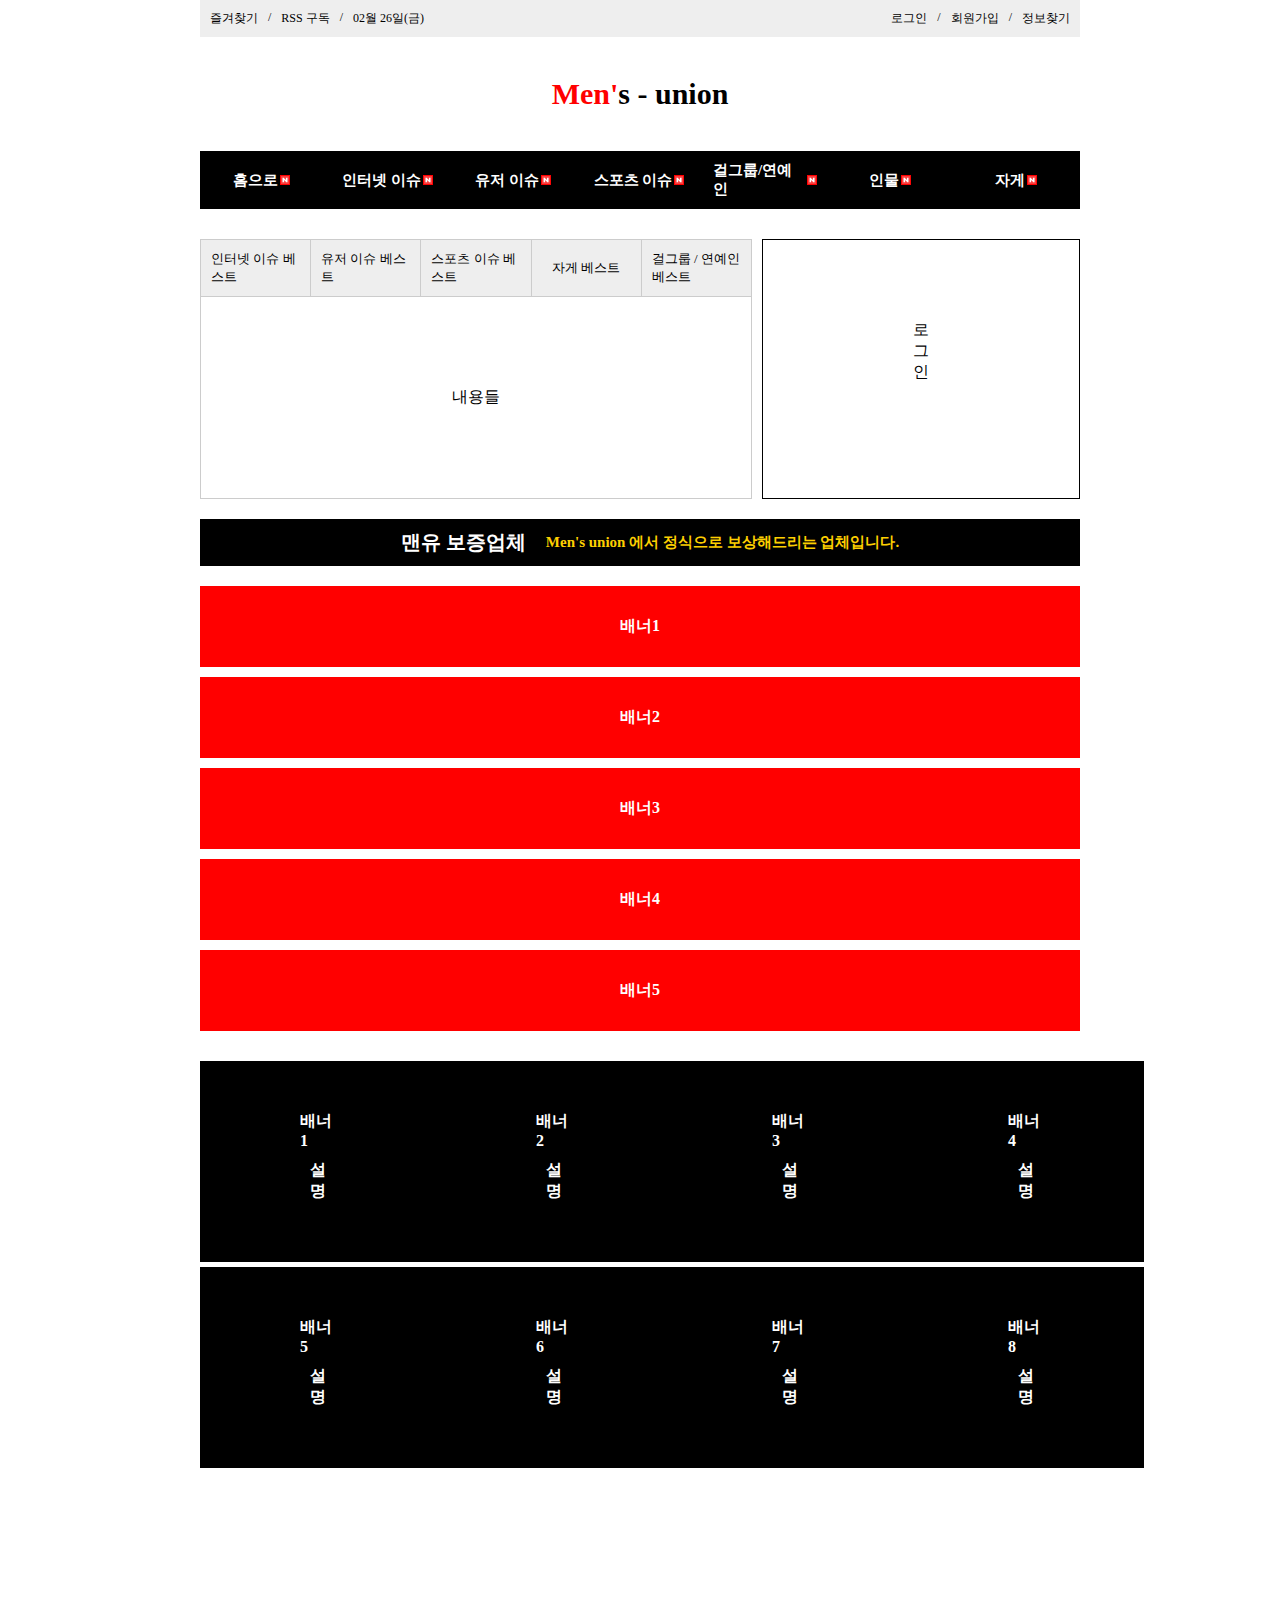
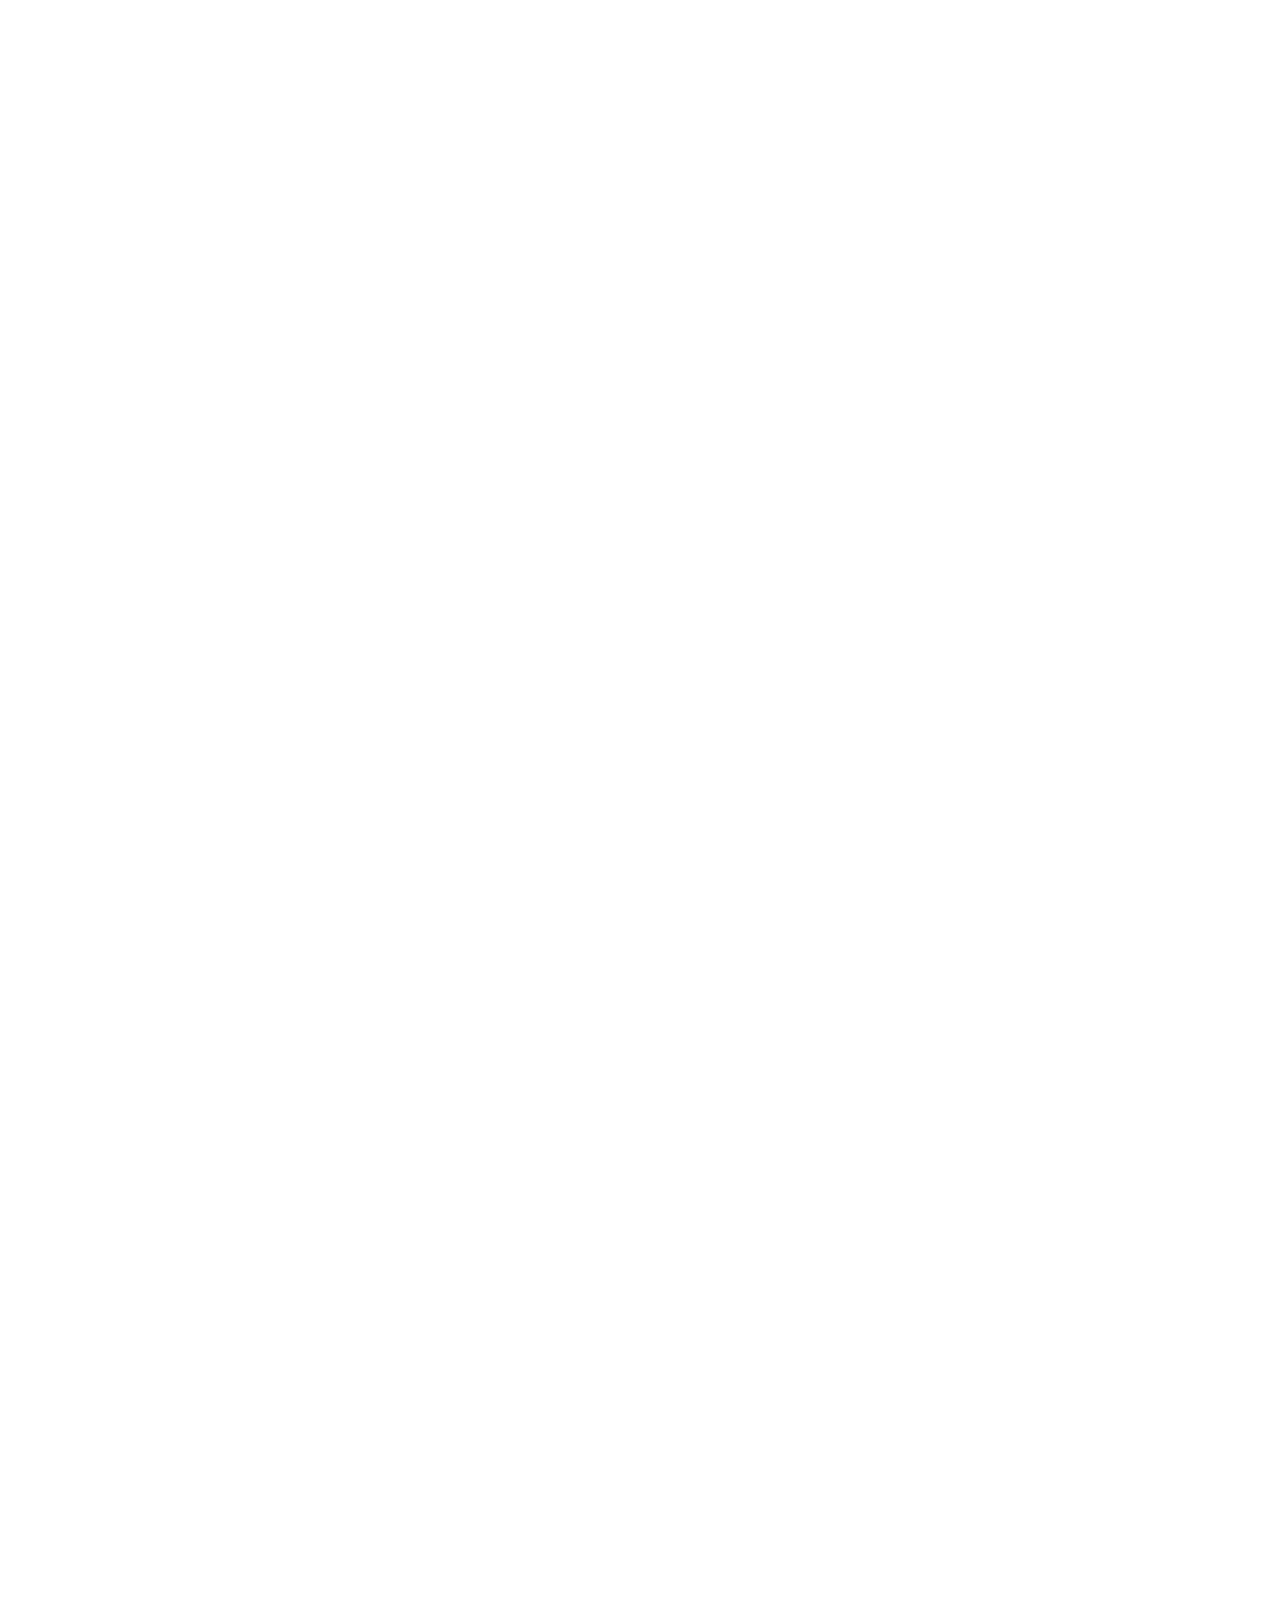
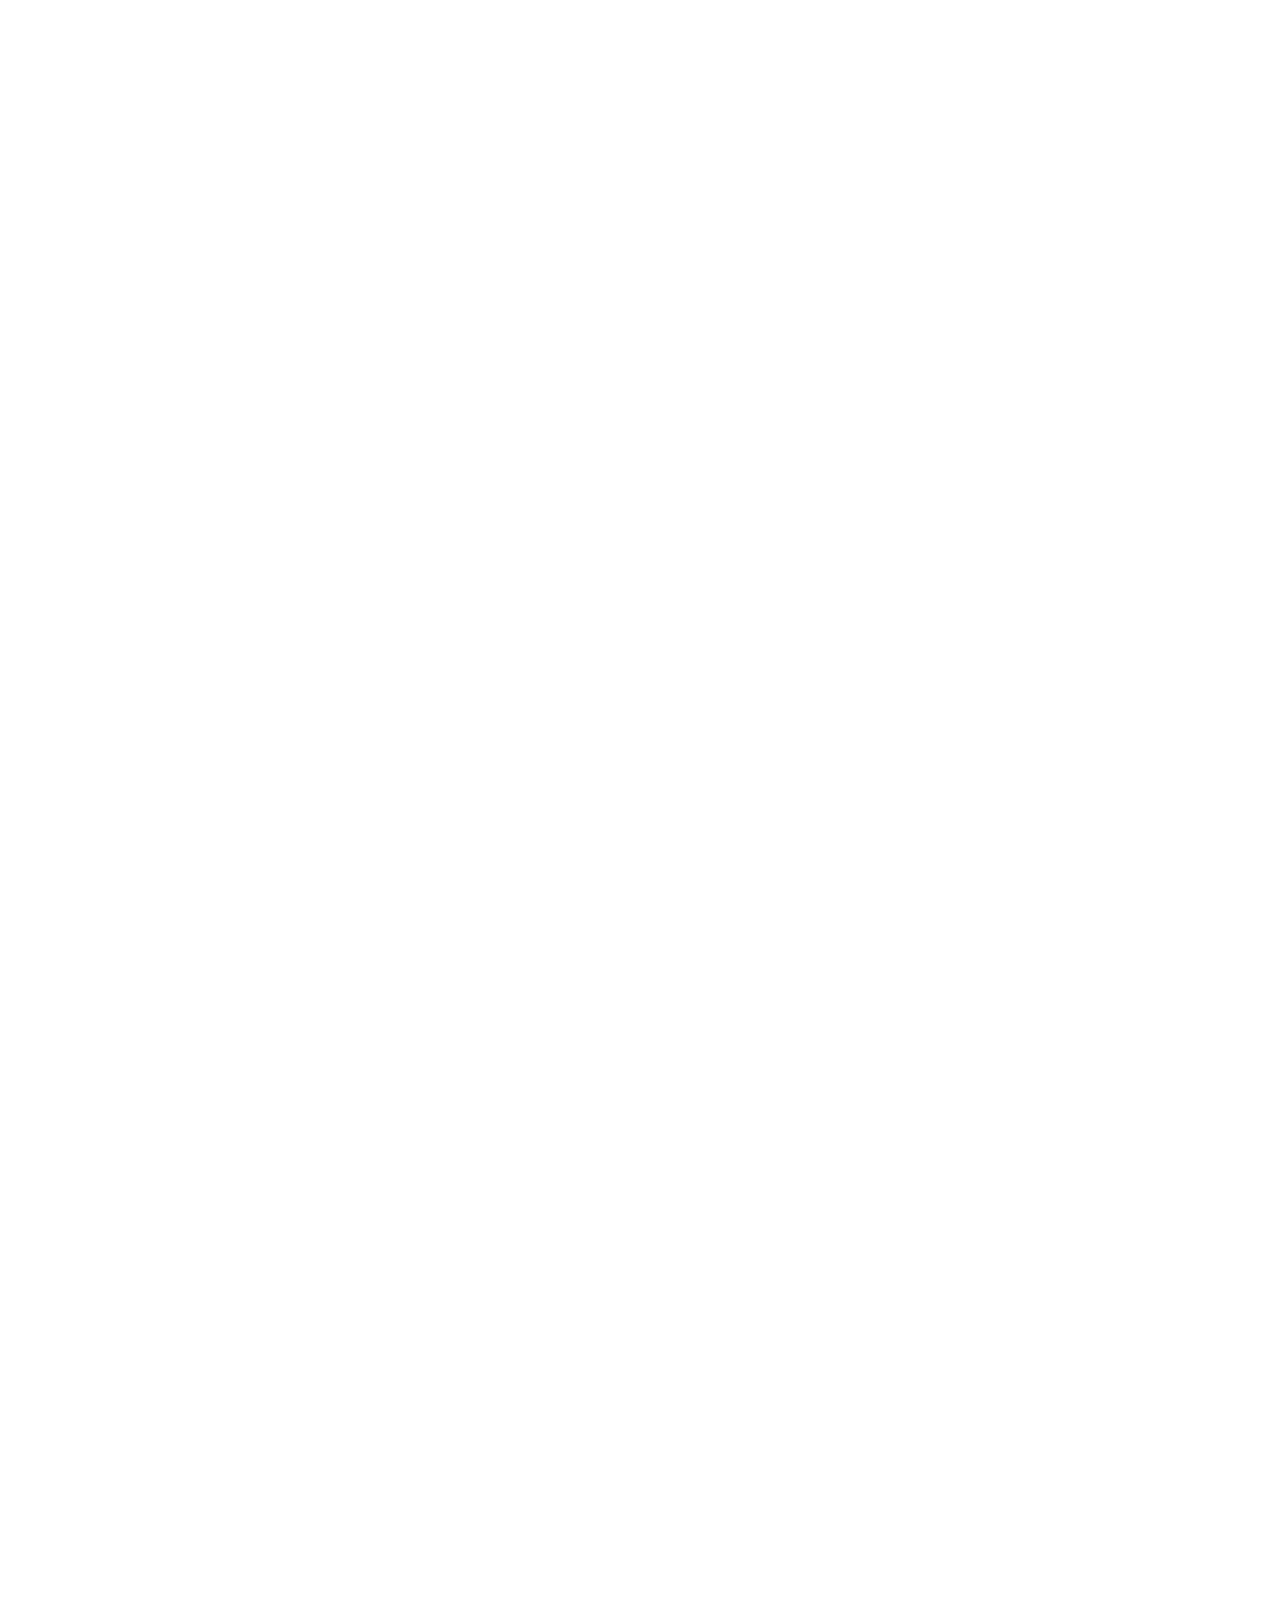
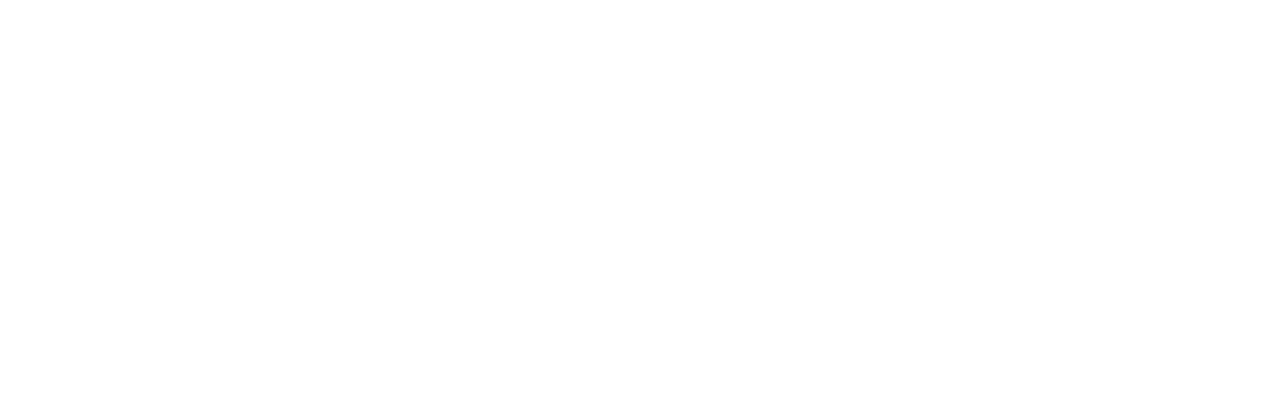
<file: mu/index.html>
<!DOCTYPE html>
<html lang="ko">
<head>
    <meta charset="UTF-8">
    <meta http-equiv="X-UA-Compatible" content="IE=edge">
    <meta name="viewport" content="width=device-width, initial-scale=1.0">
    <link rel="stylesheet" href="./css/style.css">
    <link rel="shortcut icon" href="./img/Mens.ico">
    <title>Mens-Uni</title>
</head>
<body>
    <header>
        <div class="menu1">
            <div class="fav menus">
                즐겨찾기<div class="span">/</div>
            </div>
            <div class="dok menus">
                RSS 구독<div class="span">/</div>
            </div>
            <div class="date menus">
                02월 26일(금)
            </div>
        </div>
        <div class="menu2">
                <div class="login-tab menus">
                    로그인<div class="span">/</div>
                </div>
                <div class="join-tab menus">
                    회원가입<div class="span">/</div>
                </div>
                <div class="find-tab menus">
                    정보찾기
                </div>
        </div>
    </header>
    <div class="main-title">        
        <div class="title">
            <span class="M">Men'</span>s - union
        </div>        
    </div>
    <div class="navi-wrap">
        <div class="navigation">
            <div class="navi">홈으로<img src="./img/icon_new.gif" alt=""></div>
            <div class="navi">인터넷 이슈<img src="./img/icon_new.gif" alt=""></div>
            <div class="navi">유저 이슈<img src="./img/icon_new.gif" alt=""></div>
            <div class="navi">스포츠 이슈<img src="./img/icon_new.gif" alt=""></div>
            <div class="navi">걸그룹/연예인<img src="./img/icon_new.gif" alt=""></div>
            <div class="navi">인물<img src="./img/icon_new.gif" alt=""></div>
            <div class="navi">자게<img src="./img/icon_new.gif" alt=""></div>
        </div>        
    </div>
    <div class="main-wrap">
        <div class="top-menu">
            <div class="mainmenu">
                <div class="menunavi">
                    <div class="navis">인터넷 이슈 베스트</div>
                    <div class="navis">유저 이슈 베스트</div>
                    <div class="navis">스포츠 이슈 베스트</div>
                    <div class="navis">자게 베스트</div>
                    <div class="navis">걸그룹 / 연예인 베스트</div>
                </div>
                <div class="contents">
                내용들
                </div>
            </div>
            <div class="loginmenu">
                <div class="box">로그인</div>
            </div>
        </div> 
        <div class="banner-start">
            <div class="ments">
                <div class="ment1">맨유 보증업체</div>
                <div class="ment2">Men's union 에서 정식으로 보상해드리는 업체입니다.</div>
            </div>
            <div class="banners">
                <div class="banner1 banner">배너1</div>
                <div class="banner2 banner">배너2</div>
                <div class="banner3 banner">배너3</div>
                <div class="banner4 banner">배너4</div>
                <div class="banner5 banner">배너5</div>
            </div>
            <div class="littlebanners">
                <div class="littles">
                    <div class="little">배너1<span>설명</span></div>
                    <div class="little">배너2<span>설명</span></div>
                    <div class="little">배너3<span>설명</span></div>
                    <div class="little">배너4<span>설명</span></div>                    
                </div>
                <div class="littles">
                    <div class="little">배너5<span>설명</span></div>
                    <div class="little">배너6<span>설명</span></div>
                    <div class="little">배너7<span>설명</span></div>
                    <div class="little">배너8<span>설명</span></div>                    
                </div>
            </div>
        </div> 
    </div>
    
</body>
</html>
</file>
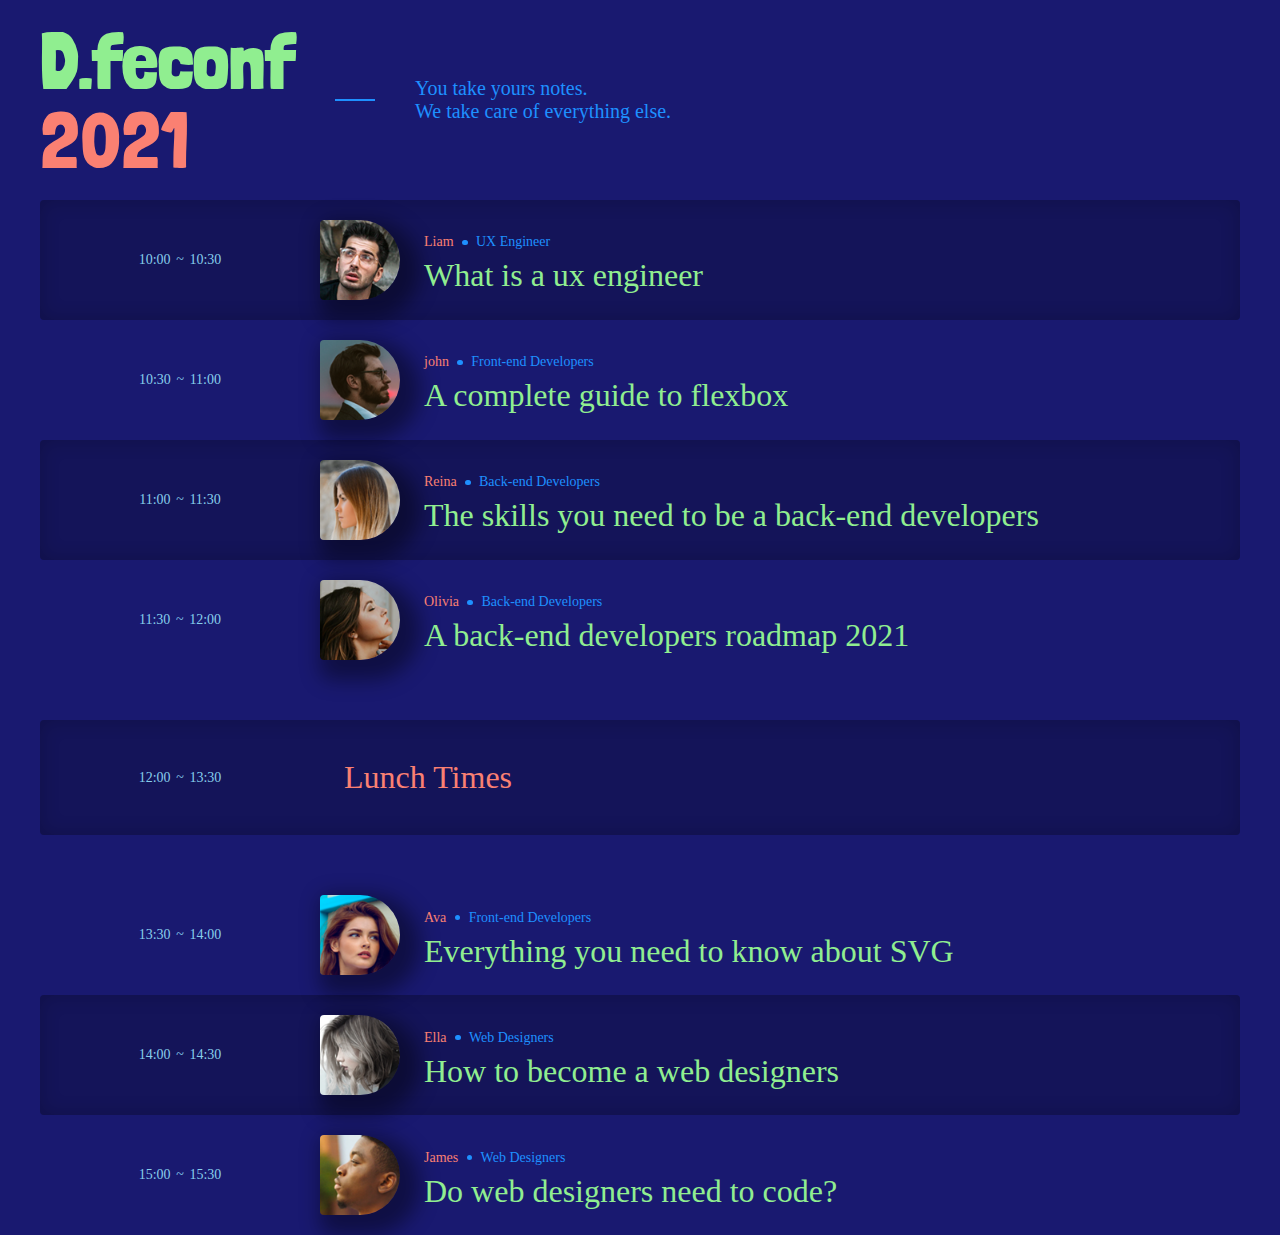
<file: veamcamp1/index.html>
<!DOCTYPE html>
<html lang="en">
<head>
    <meta charset="UTF-8">
    <meta http-equiv="X-UA-Compatible" content="IE=edge">
    <meta name="viewport" content="width=device-width, initial-scale=1.0">
    <link rel="stylesheet" href="style.css">
    <link rel="preconnect" href="https://fonts.gstatic.com">
    <link href="https://fonts.googleapis.com/css2?family=Londrina+Solid&display=swap" rel="stylesheet">
    <title>D.feconf 2021</title>
</head>
<body>
    <div class="d-wrapper">
        <header class="header">
            <h1 class="header-title">
                <strong>D.feconf</strong>
                2021
            </h1>
            <p class="header-meta">

                You take yours notes.<br>
                We take care of everything else.
            </p>
        </header>
        <section class="contents">
            <ol class="timeline">
                <li>
                    <section class="parts">
                        <p class="parts-times">
                            <span>10:00</span>
                            ~
                            <span>10:30</span>
                        </p>
                        <div class="parts-contents">
                            <img class="parts-profile" src="images/profile01.png">
                            <div class="parts-agenda">
                                <p>Liam 
                                    <span class="parts-role">UX Engineer</span>
                                </p>
                                <h2>What is a ux engineer</h2>
                            </div>
                        </div>
                    </section>
                </li>
                <li>
                    <section class="parts">
                        <p class="parts-times">
                            <span>10:30</span>
                            ~
                            <span>11:00</span>
                        </p>
                        <div class="parts-contents">
                            <img class="parts-profile" src="images/profile02.png">
                            <div class="parts-agenda">
                                <p>john 
                                    <span class="parts-role">Front-end Developers</span>
                                </p>
                                <h2>A complete guide to flexbox</h2>
                            </div>
                        </div>
                    </section>
                </li>
                <li>
                    <section class="parts">
                        <p class="parts-times">
                            <span>11:00</span>
                            ~
                            <span>11:30</span>
                        </p>
                        <div class="parts-contents">
                            <img class="parts-profile" src="images/profile03.png">
                            <div class="parts-agenda">
                                <p>Reina 
                                    <span class="parts-role">Back-end Developers</span>
                                </p>
                                <h2>The skills you need to be a back-end developers</h2>
                            </div>
                        </div>
                    </section>
                </li>
                <li>
                    <section class="parts">
                        <p class="parts-times">
                            <span>11:30</span>
                            ~
                            <span>12:00</span>
                        </p>
                        <div class="parts-contents">
                            <img class="parts-profile" src="images/profile04.png">
                            <div class="parts-agenda">
                                <p>Olivia 
                                    <span class="parts-role">Back-end Developers</span>
                                </p>
                                <h2>A back-end developers roadmap 2021</h2>
                            </div>
                        </div>
                    </section>
                </li>
                <li>
                    <section class="parts parts_lunch">
                        <p class="parts-times">
                            <span>12:00</span>
                            ~
                            <span>13:30</span>
                        </p>
                        <div class="parts-contents">
                            <div class="parts-agenda">
                                <h2>Lunch Times</h2>
                            </div>
                        </div>
                    </section>
                </li>
                <li>
                    <section class="parts">
                        <p class="parts-times">
                            <span>13:30</span>
                            ~
                            <span>14:00</span>
                        </p>
                        <div class="parts-contents">
                            <img class="parts-profile" src="images/profile05.png">
                            <div class="parts-agenda">
                                <p>Ava 
                                    <span class="parts-role">Front-end Developers</span>
                                </p>
                                <h2>Everything you need to know about SVG</h2>
                            </div>
                        </div>
                    </section>
                </li>
                <li>
                    <section class="parts">
                        <p class="parts-times">
                            <span>14:00</span>
                            ~
                            <span>14:30</span>
                        </p>
                        <div class="parts-contents">
                            <img class="parts-profile" src="images/profile06.png">
                            <div class="parts-agenda">
                                <p>Ella
                                    <span class="parts-role">Web Designers</span>
                                </p>
                                <h2>How to become a web designers</h2>
                            </div>
                        </div>
                    </section>
                </li>
                <li>
                    <section class="parts">
                        <p class="parts-times">
                            <span>15:00</span>
                            ~
                            <span>15:30</span>
                        </p>
                        <div class="parts-contents">
                            <img class="parts-profile" src="images/profile07.png">
                            <div class="parts-agenda">
                                <p>James 
                                    <span class="parts-role">Web Designers</span>
                                </p>
                                <h2>Do web designers need to code?</h2>
                            </div>
                        </div>
                    </section>
                </li>
            </ol>
        </section>
    </div>
</body>
</html>
</file>
<file: mu/css/style.css>
@import "./base.css";

body {
  max-width: 100%;
  height: 5000px;
  padding: 0 200px;
}

/* ### header ### */

header {
  display: flex;
  justify-content: space-between;
  background-color: #eee;
  font-size: 12px;
  padding: 0 10px;
}
.menus {
  padding: 10px 0px;
  display: flex;
}
.menu1 {
  display: flex;
}

.menu2 {
  display: flex;
}

.login-tab {
  color: black;
}
.menus > .span {
  padding: 0px 10px;
}

/* ### main-title ### */

.main-title {
  padding: 30px 0px;
  display: flex;
  justify-content: center;
  align-items: center;
}
.title {
  padding: 10px 30px;
  font-size: 30px;
  font-weight: bold;
}
.title > .M {
  font-size: 30px;
  font-weight: bold;
  color: red;
}

/* ### main-title ### */

.navi-wrap {
}
.navigation {
  background-color: black;
  display: flex;
  color: white;
}
.navi {
  font-size: 15px;
  font-weight: bold;
  padding: 10px 10px;
  display: flex;
  justify-content: center;
  align-items: center;
  flex: 1;
  position: relative;

  cursor: pointer;
}
.navi > img {
  padding: 2px 2px;
  width: 10px;
  height: 10px;
}

/* ### main-wrap ### */

.main-wrap {
  padding: 10px 0px;
  display: flex;
  flex-direction: column;
  height: 100%;
}

/* main menu */
.top-menu {
  display: flex;
  justify-content: space-between;
  padding: 20px 0;
}
.mainmenu {
  display: flex;
  flex-direction: column;
  width: 80%;
  margin-right: 10px;
}
.menunavi {
  display: flex;
  justify-content: space-between;
  background-color: #eee;
  border: 1px solid #ccc;
}
.contents {
  display: flex;
  justify-content: center;
  border: 1px solid #ccc;
  border-top: 0;
  height: 100%;
  padding: 90px 0;
}
.navis {
  display: flex;
  justify-content: center;
  align-items: center;
  width: 100%;
  padding: 10px;
  font-size: 13px;
  border-right: 1px solid #ccc;
  cursor: pointer;
}
.navis:nth-child(5) {
  border-right: 0px;
}

/* login menu */

.loginmenu > .box {
  padding: 80px 150px;
  border: 1px solid black;
  height: 100%;
}

/* banner start */

.banner-start {
  width: 100%;
  display: flex;
  flex-direction: column;
}
.ments {
  display: flex;
  background-color: black;
  justify-content: center;
  color: white;
  align-items: center;
}
.ment1 {
  padding: 10px 20px;
  font-size: 20px;
  font-weight: bold;
}
.ment2 {
  font-size: 15px;
  font-weight: bold;
  color: rgb(253, 207, 0);
}

.banners {
  display: flex;
  flex-direction: column;
  padding: 20px 0;
}
.banner {
  background-color: red;
  padding: 30px 20px;
  margin-bottom: 10px;
  display: flex;
  justify-content: center;
  color: white;
  font-weight: bold;
}

.littlebanners {
  display: flex;
  flex-direction: column;
}
.littles {
  padding-bottom: 5px;
  display: flex;
  justify-content: space-evenly;
}
.little {
  display: flex;
  flex-direction: column;
  align-items: center;
  justify-content: center;
  padding: 50px 100px;
  background-color: black;
  color: white;
  font-weight: bold;
}
.little > span {
  padding: 10px 10px;
}

/* ### mobile ###*/

@media screen and (max-width: 420px) {
  body {
    padding: 0px;
  }
  header {
    display: flex;
    background-color: #eee;
    font-size: 10px;
    padding: 0px 10px;
  }
}
</file>
<file: veamcamp1/style.css>
@import "css/index.css";

/*---UA Reset---*/
body, h1, h2, ol, p {
    margin: 0;
    padding: 0;
}

li {
    list-style-type: none;
}

/* Typography */
:root {
    font-size:62.5%; /* 10px */
}

body {
    font-size: 1.4rem;
}

h1, h2 {
    font-size: inherit;
    font-weight: inherit;
}

/* Colors */
:root {
    --background-color:midnightblue;
    --normal-color: dodgerblue;
    --primary-color: lightgreen;
    --secondary-color: salmon;
    --light-color: skyblue;
}

/* Layouts */
.d-wrapper {
    width: auto;
    max-width: 1200px;
    margin: 0px auto;
    padding: 0 2rem;
}


/* components */
body {
    background-color: var(--background-color);
    color: var(--normal-color);
}
</file>
